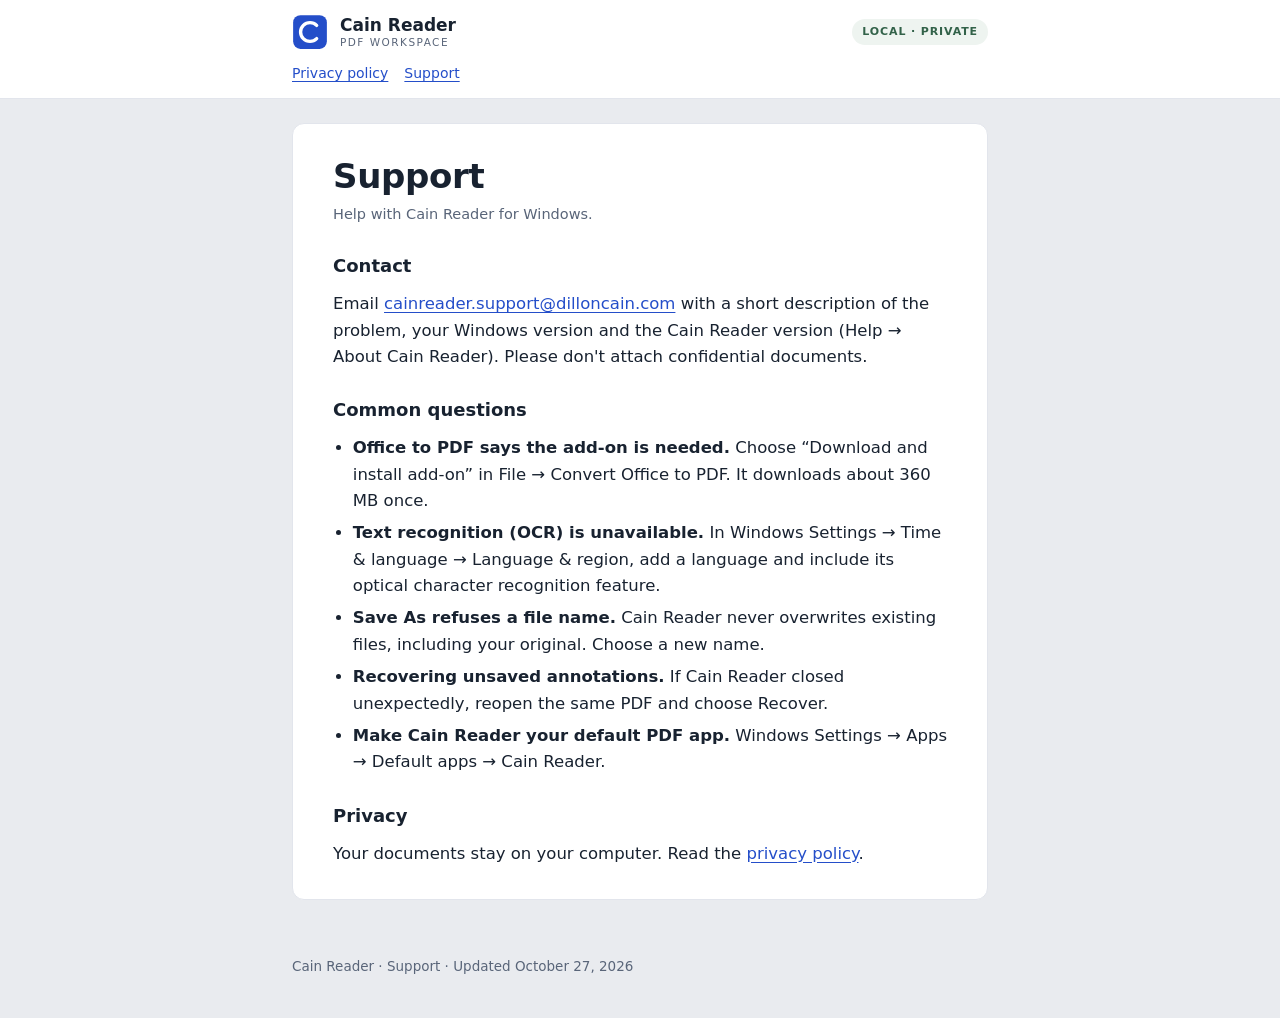
<file: index.html>
<!doctype html>
<html lang="en"><head><meta charset="utf-8"><meta name="viewport" content="width=device-width, initial-scale=1">
<title>Cain Reader</title><meta http-equiv="refresh" content="0; url=support/"><link rel="canonical" href="support/"></head>
<body><p><a href="support/">Cain Reader support</a> · <a href="privacy/">Privacy policy</a></p></body></html>
</file>
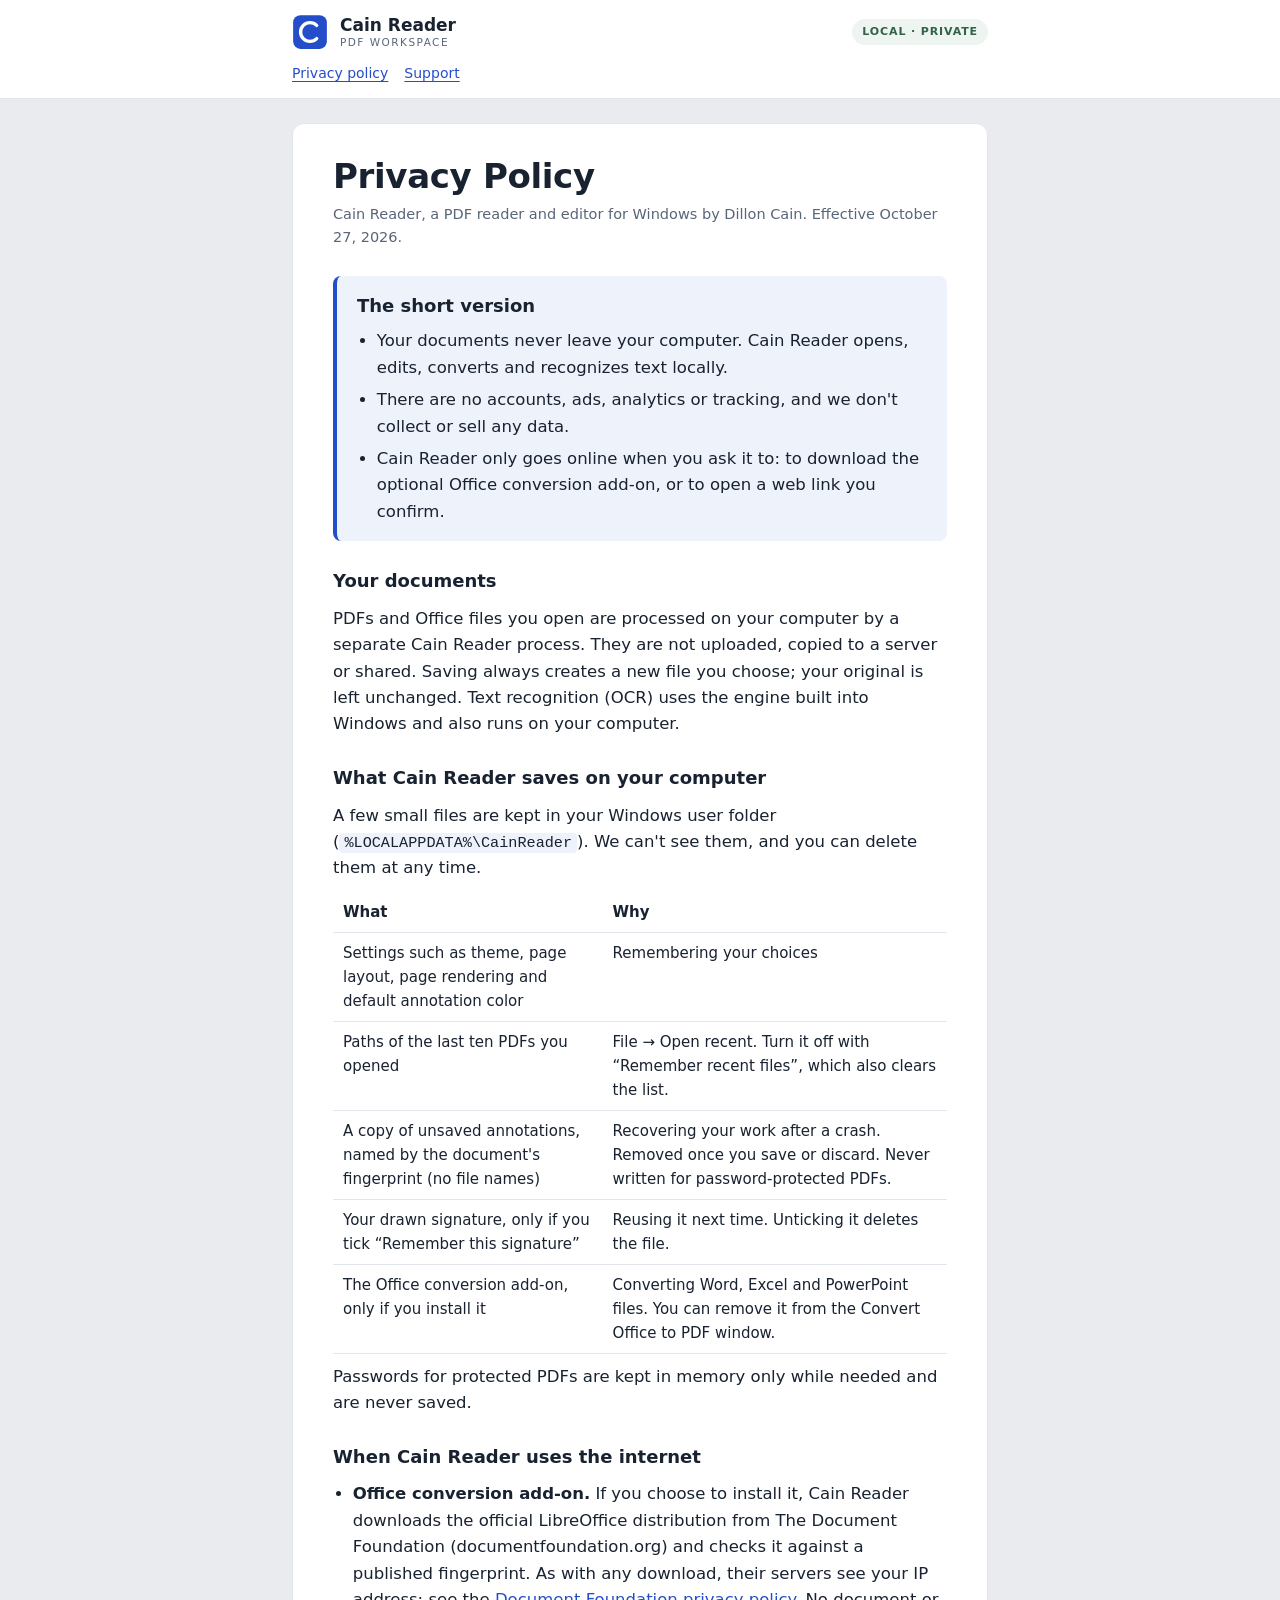
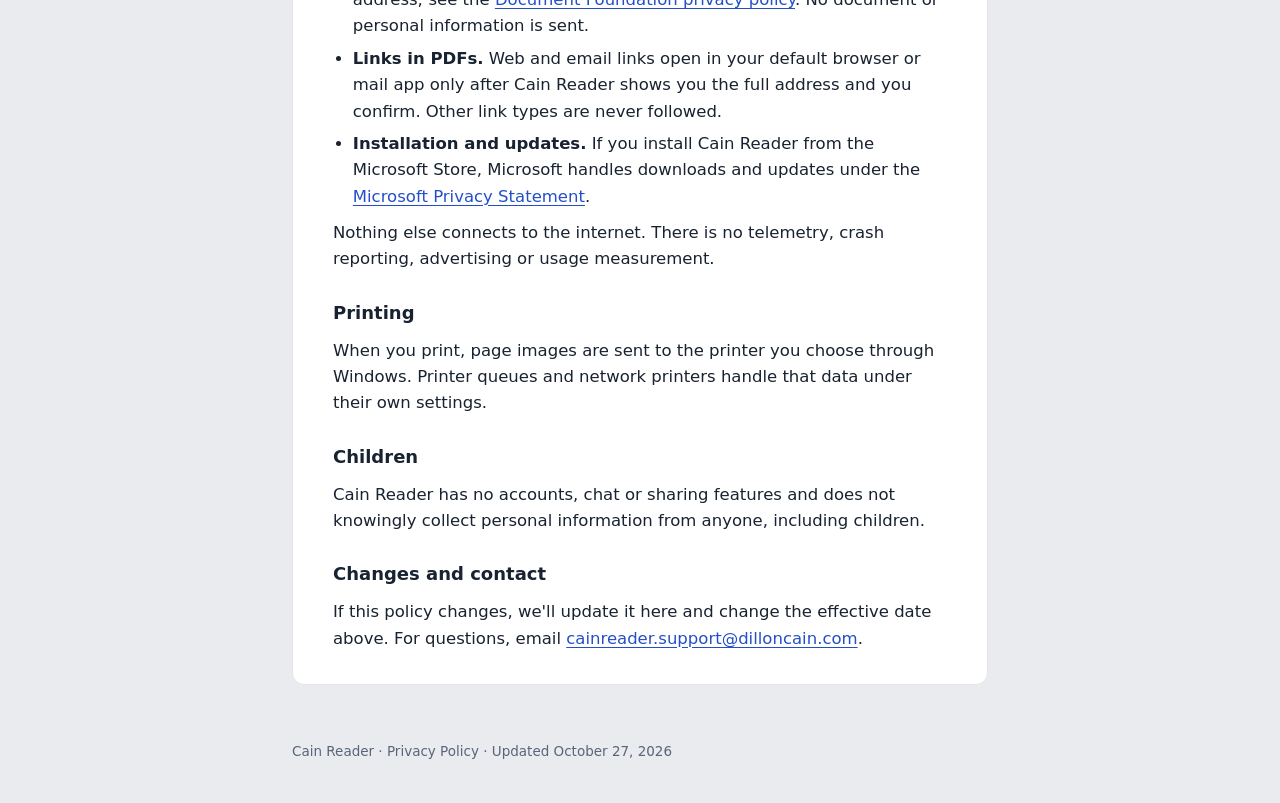
<file: privacy/index.html>
<!doctype html>
<html lang="en">
<head>
<meta charset="utf-8">
<meta name="viewport" content="width=device-width, initial-scale=1">
<title>Cain Reader Privacy Policy</title>
<meta name="description" content="Privacy policy for Cain Reader, a Windows PDF reader by Dillon Cain.">
<link rel="stylesheet" href="../style.css">
<link rel="icon" href="../logo.svg" type="image/svg+xml">
</head>
<body>
<div class="top"><div class="top-inner">
  <img class="logo" src="../logo.svg" alt="" width="36" height="36">
  <div class="name"><strong>Cain Reader</strong><span>PDF workspace</span></div>
  <span class="badge">Local · Private</span>
  <nav aria-label="Site"><a href="../privacy/">Privacy policy</a><a href="../support/">Support</a></nav>
</div></div>
<main><div class="card">
  <header>
    <h1>Privacy Policy</h1>
    <p class="meta">Cain Reader, a PDF reader and editor for Windows by Dillon Cain. Effective October 27, 2026.</p>
  </header>

  <div class="summary">
    <h2>The short version</h2>
    <ul>
      <li>Your documents never leave your computer. Cain Reader opens, edits, converts and recognizes text locally.</li>
      <li>There are no accounts, ads, analytics or tracking, and we don't collect or sell any data.</li>
      <li>Cain Reader only goes online when you ask it to: to download the optional Office conversion add-on, or to open a web link you confirm.</li>
    </ul>
  </div>

  <section>
    <h2>Your documents</h2>
    <p>PDFs and Office files you open are processed on your computer by a separate Cain Reader process. They are not uploaded, copied to a server or shared. Saving always creates a new file you choose; your original is left unchanged. Text recognition (OCR) uses the engine built into Windows and also runs on your computer.</p>
  </section>

  <section>
    <h2>What Cain Reader saves on your computer</h2>
    <p>A few small files are kept in your Windows user folder (<code>%LOCALAPPDATA%\CainReader</code>). We can't see them, and you can delete them at any time.</p>
    <div class="table-wrap">
      <table>
        <thead><tr><th scope="col">What</th><th scope="col">Why</th></tr></thead>
        <tbody>
          <tr><td>Settings such as theme, page layout, page rendering and default annotation color</td><td>Remembering your choices</td></tr>
          <tr><td>Paths of the last ten PDFs you opened</td><td>File → Open recent. Turn it off with “Remember recent files”, which also clears the list.</td></tr>
          <tr><td>A copy of unsaved annotations, named by the document's fingerprint (no file names)</td><td>Recovering your work after a crash. Removed once you save or discard. Never written for password-protected PDFs.</td></tr>
          <tr><td>Your drawn signature, only if you tick “Remember this signature”</td><td>Reusing it next time. Unticking it deletes the file.</td></tr>
          <tr><td>The Office conversion add-on, only if you install it</td><td>Converting Word, Excel and PowerPoint files. You can remove it from the Convert Office to PDF window.</td></tr>
        </tbody>
      </table>
    </div>
    <p>Passwords for protected PDFs are kept in memory only while needed and are never saved.</p>
  </section>

  <section>
    <h2>When Cain Reader uses the internet</h2>
    <ul>
      <li><strong>Office conversion add-on.</strong> If you choose to install it, Cain Reader downloads the official LibreOffice distribution from The Document Foundation (documentfoundation.org) and checks it against a published fingerprint. As with any download, their servers see your IP address; see the <a href="https://www.documentfoundation.org/privacy">Document Foundation privacy policy</a>. No document or personal information is sent.</li>
      <li><strong>Links in PDFs.</strong> Web and email links open in your default browser or mail app only after Cain Reader shows you the full address and you confirm. Other link types are never followed.</li>
      <li><strong>Installation and updates.</strong> If you install Cain Reader from the Microsoft Store, Microsoft handles downloads and updates under the <a href="https://privacy.microsoft.com/privacystatement">Microsoft Privacy Statement</a>.</li>
    </ul>
    <p>Nothing else connects to the internet. There is no telemetry, crash reporting, advertising or usage measurement.</p>
  </section>

  <section>
    <h2>Printing</h2>
    <p>When you print, page images are sent to the printer you choose through Windows. Printer queues and network printers handle that data under their own settings.</p>
  </section>

  <section>
    <h2>Children</h2>
    <p>Cain Reader has no accounts, chat or sharing features and does not knowingly collect personal information from anyone, including children.</p>
  </section>

  <section>
    <h2>Changes and contact</h2>
    <p>If this policy changes, we'll update it here and change the effective date above. For questions, email <a href="mailto:cainreader.support@dilloncain.com">cainreader.support@dilloncain.com</a>.</p>
  </section>
</div></main>
<footer>Cain Reader · Privacy Policy · Updated October 27, 2026</footer>
</body>
</html>
</file>
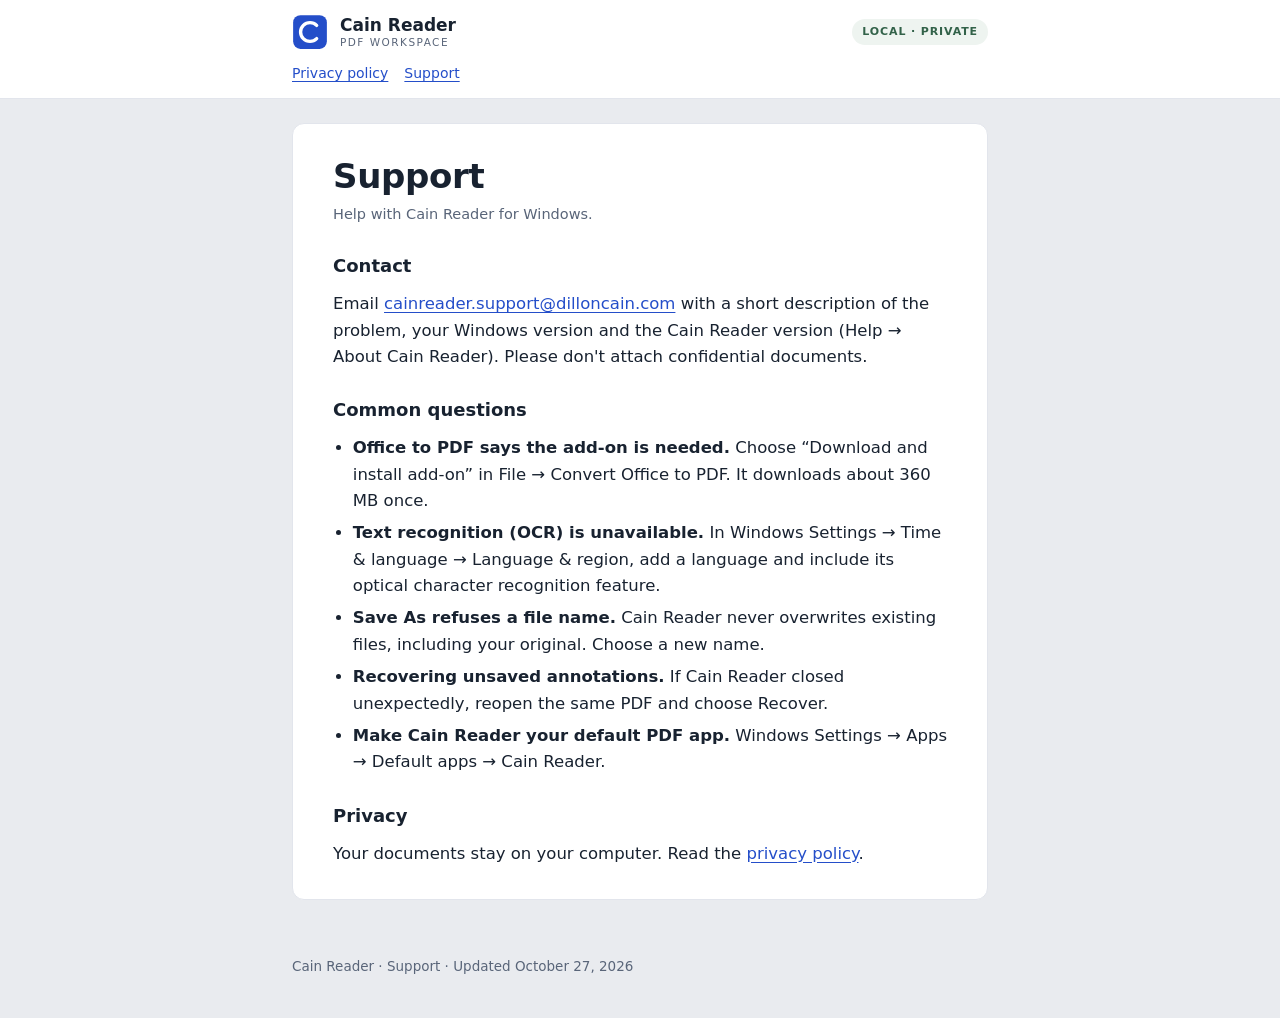
<file: support/index.html>
<!doctype html>
<html lang="en">
<head>
<meta charset="utf-8">
<meta name="viewport" content="width=device-width, initial-scale=1">
<title>Cain Reader Support</title>
<meta name="description" content="Help and contact for Cain Reader, a Windows PDF reader.">
<link rel="stylesheet" href="../style.css">
<link rel="icon" href="../logo.svg" type="image/svg+xml">
</head>
<body>
<div class="top"><div class="top-inner">
  <img class="logo" src="../logo.svg" alt="" width="36" height="36">
  <div class="name"><strong>Cain Reader</strong><span>PDF workspace</span></div>
  <span class="badge">Local · Private</span>
  <nav aria-label="Site"><a href="../privacy/">Privacy policy</a><a href="../support/">Support</a></nav>
</div></div>
<main><div class="card">
  <header>
    <h1>Support</h1>
    <p class="meta">Help with Cain Reader for Windows.</p>
  </header>

  <section>
    <h2>Contact</h2>
    <p>Email <a href="mailto:cainreader.support@dilloncain.com">cainreader.support@dilloncain.com</a> with a short description of the problem, your Windows version and the Cain Reader version (Help → About Cain Reader). Please don't attach confidential documents.</p>
  </section>

  <section>
    <h2>Common questions</h2>
    <ul>
      <li><strong>Office to PDF says the add-on is needed.</strong> Choose “Download and install add-on” in File → Convert Office to PDF. It downloads about 360 MB once.</li>
      <li><strong>Text recognition (OCR) is unavailable.</strong> In Windows Settings → Time &amp; language → Language &amp; region, add a language and include its optical character recognition feature.</li>
      <li><strong>Save As refuses a file name.</strong> Cain Reader never overwrites existing files, including your original. Choose a new name.</li>
      <li><strong>Recovering unsaved annotations.</strong> If Cain Reader closed unexpectedly, reopen the same PDF and choose Recover.</li>
      <li><strong>Make Cain Reader your default PDF app.</strong> Windows Settings → Apps → Default apps → Cain Reader.</li>
    </ul>
  </section>

  <section>
    <h2>Privacy</h2>
    <p>Your documents stay on your computer. Read the <a href="../privacy/">privacy policy</a>.</p>
  </section>
</div></main>
<footer>Cain Reader · Support · Updated October 27, 2026</footer>
</body>
</html>
</file>
<file: style.css>
*{box-sizing:border-box} body{margin:0}
/* Cain Reader palette: the app's light and dark surfaces with its brand blue. */
:root {
  --bg: #e9ebef; --surface: #ffffff; --fg: #182230; --muted: #596579;
  --line: #e2e5ec; --brand: #244ec9; --link: #244ec9; --panel: #eef2fb;
  --badge-bg: #eef4f0; --badge-fg: #326249;
  --body: "Segoe UI Variable Text", "Segoe UI", system-ui, -apple-system, Inter, Roboto, sans-serif;
}
@media (prefers-color-scheme: dark) {
  :root:not([data-theme="light"]) {
    --bg: #14171d; --surface: #20242c; --fg: #e8ecf4; --muted: #adb8c8; --line: #394351;
    --link: #99b6ff; --panel: #252a34; --badge-bg: #233c32; --badge-fg: #a9dcc0; color-scheme: dark;
  }
}
:root[data-theme="dark"] {
  --bg: #14171d; --surface: #20242c; --fg: #e8ecf4; --muted: #adb8c8; --line: #394351;
  --link: #99b6ff; --panel: #252a34; --badge-bg: #233c32; --badge-fg: #a9dcc0; color-scheme: dark;
}
body { background: var(--bg); color: var(--fg); font-family: var(--body); font-size: 16.5px; line-height: 1.6; }
.top { background: var(--surface); border-bottom: 1px solid var(--line); }
.top-inner { max-width: 46rem; margin: 0 auto; padding: 14px 20px; display: flex; align-items: center; gap: 12px; flex-wrap: wrap; }
.logo { width: 36px; height: 36px; flex: none; }
.name { display: flex; flex-direction: column; line-height: 1.15; }
.name strong { font-size: 17px; }
.name span { font-size: 10.5px; letter-spacing: .14em; text-transform: uppercase; color: var(--muted); }
.badge { margin-left: auto; background: var(--badge-bg); color: var(--badge-fg); font-size: 11px; font-weight: 700; letter-spacing: .08em; text-transform: uppercase; padding: 4px 10px; border-radius: 999px; }
nav { width: 100%; display: flex; gap: 16px; font-size: 14px; }
main { max-width: 46rem; margin: 24px auto 0; padding: 0 20px 56px; }
.card { background: var(--surface); border: 1px solid var(--line); border-radius: 12px; padding: 32px clamp(18px, 5vw, 40px); display: flex; flex-direction: column; gap: 26px; }
h1 { font-size: clamp(26px, 5vw, 34px); line-height: 1.2; margin: 0; letter-spacing: -.01em; }
.meta { color: var(--muted); font-size: 14.5px; margin: 6px 0 0; }
.summary { background: var(--panel); border-left: 4px solid var(--brand); border-radius: 8px; padding: 16px 20px; }
.summary h2 { margin-bottom: 8px; }
section { display: flex; flex-direction: column; gap: 10px; }
h2 { font-size: 18px; margin: 0; }
p, li { margin: 0; max-width: 68ch; }
ul { margin: 0; padding-left: 1.2em; display: grid; gap: 6px; }
a { color: var(--link); text-underline-offset: 3px; }
a:focus-visible { outline: 3px solid var(--link); outline-offset: 2px; border-radius: 2px; }
code { font-family: Consolas, ui-monospace, monospace; font-size: .92em; background: var(--panel); padding: 1px 5px; border-radius: 4px; overflow-wrap: anywhere; }
.table-wrap { overflow-x: auto; }
table { border-collapse: collapse; width: 100%; font-size: 15px; }
th, td { text-align: left; vertical-align: top; padding: 8px 10px; border-bottom: 1px solid var(--line); }
footer { max-width: 46rem; margin: 0 auto; padding: 0 20px 40px; color: var(--muted); font-size: 13.5px; }
</file>
